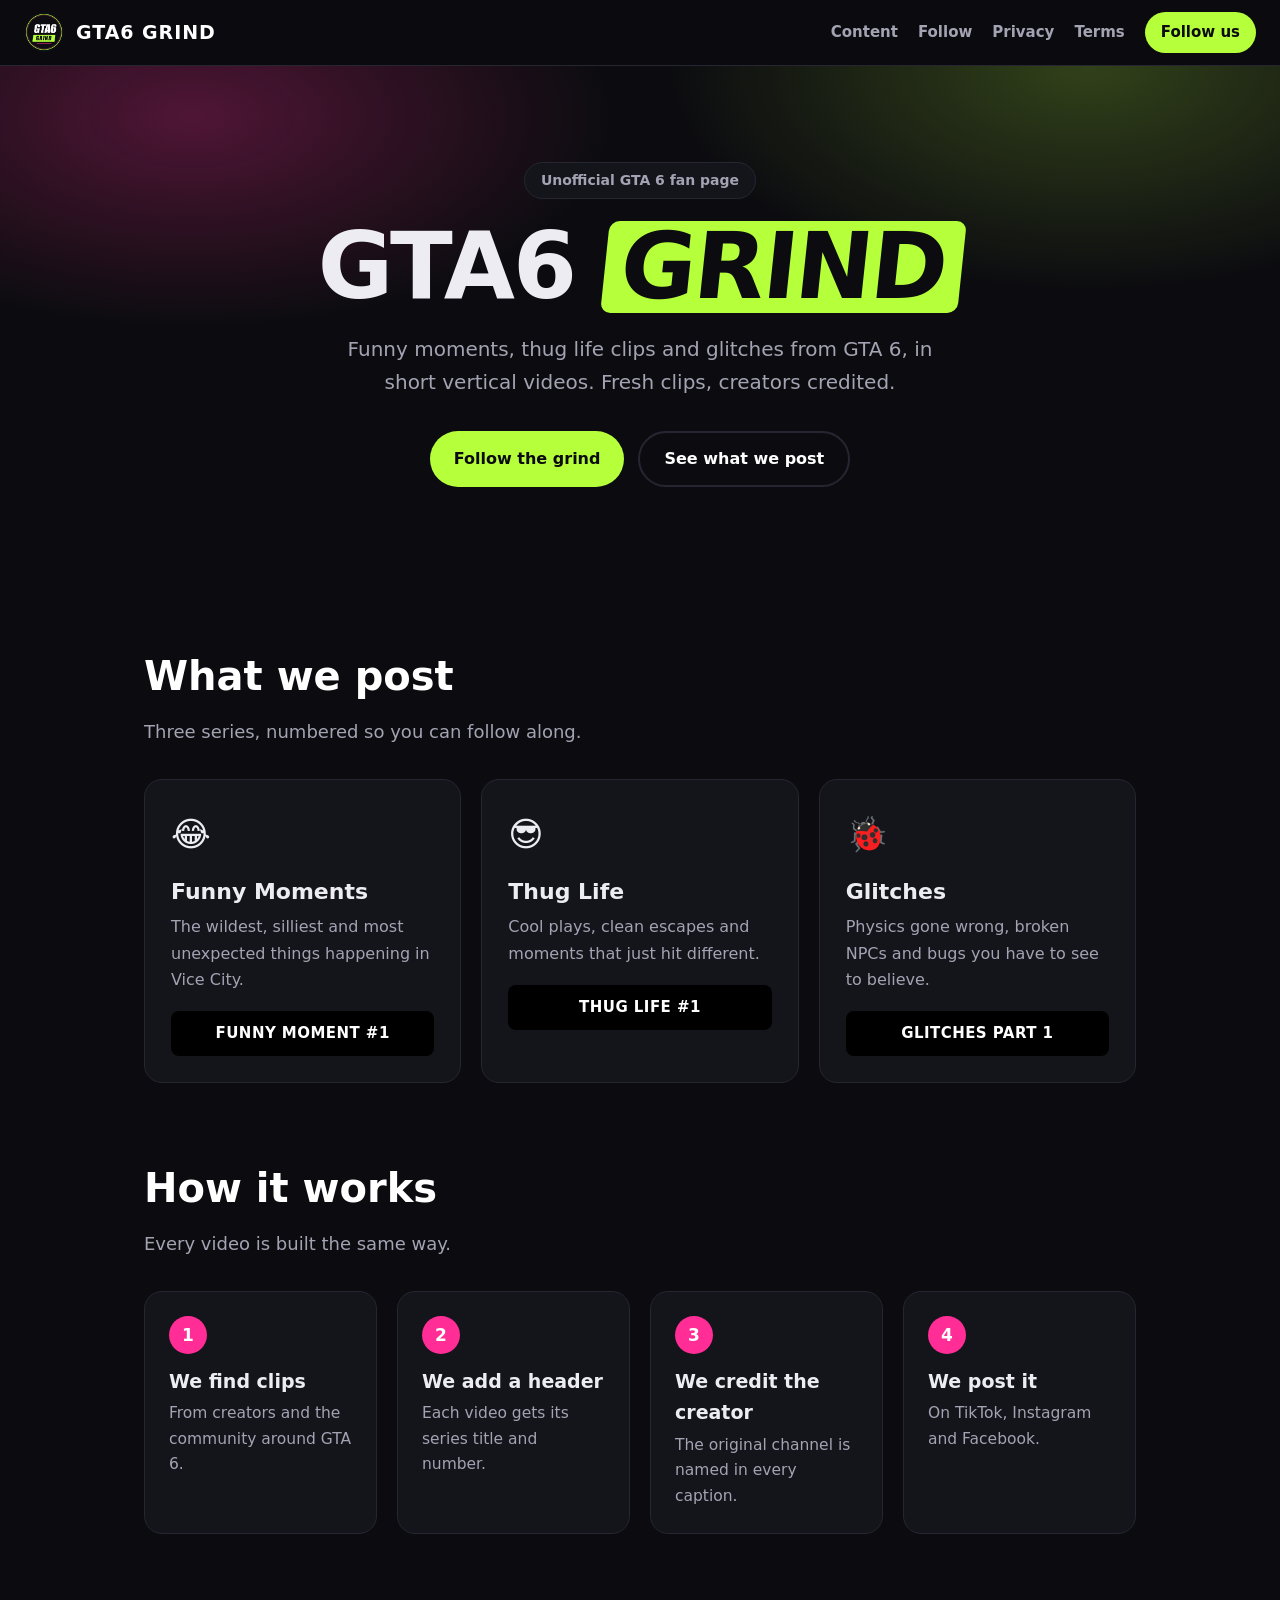
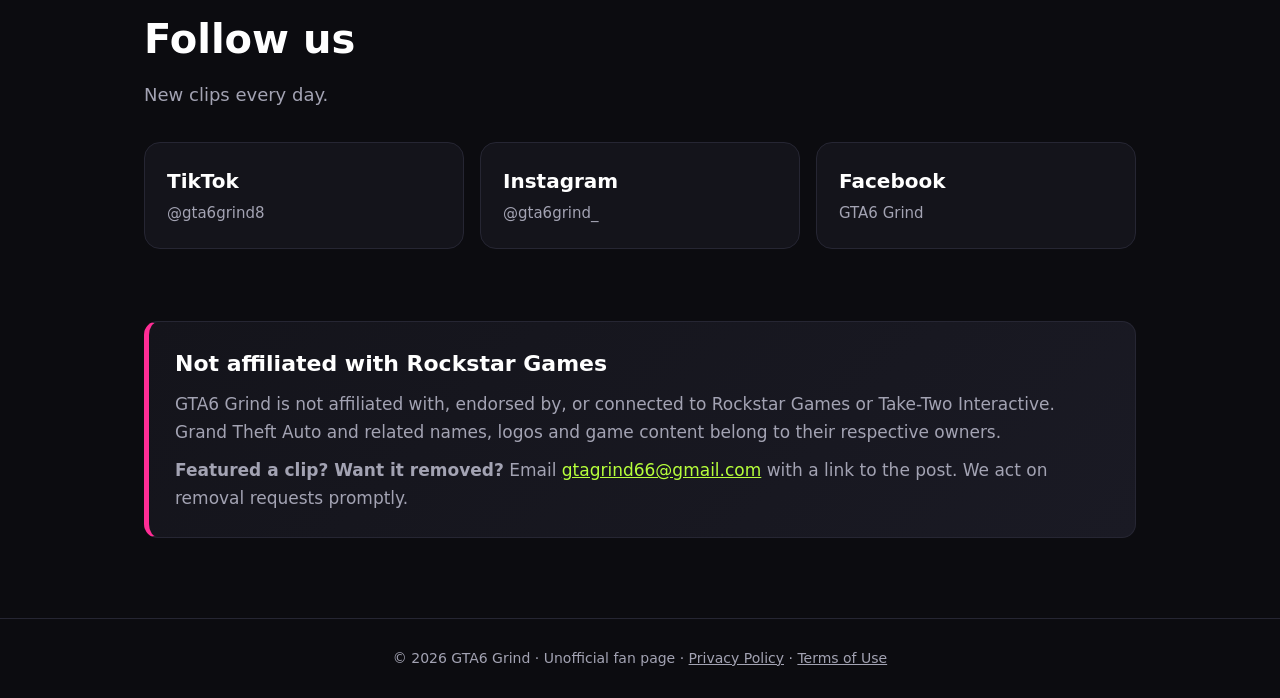
<file: index.html>
<!doctype html>
<html lang="en">
<head>
<meta charset="utf-8">
<meta name="viewport" content="width=device-width,initial-scale=1">
<title>GTA6 Grind: funny moments, thug life &amp; glitches</title>
<meta name="description" content="GTA6 Grind is an unofficial fan page sharing funny moments, thug life clips and glitches from GTA 6, with credit to the creators.">
<meta property="og:title" content="GTA6 Grind">
<meta property="og:description" content="Funny moments, thug life clips and glitches from GTA 6.">
<meta property="og:image" content="logo.png">
<link rel="icon" href="logo.png">
<link rel="stylesheet" href="style.css">
</head>
<body>
<header>
  <img src="logo.png" alt="GTA6 Grind logo">
  <a class="brand" href="index.html">GTA6 GRIND</a>
  <nav>
    <a href="#categories">Content</a>
    <a href="#follow">Follow</a>
    <a href="privacy.html">Privacy</a>
    <a href="terms.html">Terms</a>
    <a class="cta" href="#follow">Follow us</a>
  </nav>
</header>

<section class="hero">
  <span class="eyebrow">Unofficial GTA 6 fan page</span>
  <h1>GTA6 <span>Grind</span></h1>
  <p class="lead">Funny moments, thug life clips and glitches from GTA 6, in short vertical videos. Fresh clips, creators credited.</p>
  <div class="actions">
    <a class="btn primary" href="#follow">Follow the grind</a>
    <a class="btn ghost" href="#categories">See what we post</a>
  </div>
</section>

<section class="section" id="categories">
  <h2 class="title">What we post</h2>
  <p class="sub">Three series, numbered so you can follow along.</p>
  <div class="cards">
    <div class="cat">
      <div class="emoji">😂</div>
      <h3>Funny Moments</h3>
      <p>The wildest, silliest and most unexpected things happening in Vice City.</p>
      <div class="bar">Funny Moment #1</div>
    </div>
    <div class="cat">
      <div class="emoji">😎</div>
      <h3>Thug Life</h3>
      <p>Cool plays, clean escapes and moments that just hit different.</p>
      <div class="bar">Thug Life #1</div>
    </div>
    <div class="cat">
      <div class="emoji">🐞</div>
      <h3>Glitches</h3>
      <p>Physics gone wrong, broken NPCs and bugs you have to see to believe.</p>
      <div class="bar">Glitches Part 1</div>
    </div>
  </div>
</section>

<section class="section">
  <h2 class="title">How it works</h2>
  <p class="sub">Every video is built the same way.</p>
  <div class="steps">
    <div class="step"><h3>We find clips</h3><p>From creators and the community around GTA 6.</p></div>
    <div class="step"><h3>We add a header</h3><p>Each video gets its series title and number.</p></div>
    <div class="step"><h3>We credit the creator</h3><p>The original channel is named in every caption.</p></div>
    <div class="step"><h3>We post it</h3><p>On TikTok, Instagram and Facebook.</p></div>
  </div>
</section>

<section class="section" id="follow">
  <h2 class="title">Follow us</h2>
  <p class="sub">New clips every day.</p>
  <div class="follow">
    <a href="https://www.tiktok.com/@gta6grind8"><strong>TikTok</strong><span>@gta6grind8</span></a>
    <a href="https://www.instagram.com/gta6grind_/"><strong>Instagram</strong><span>@gta6grind_</span></a>
    <a href="https://www.facebook.com/profile.php?id=61596785907584"><strong>Facebook</strong><span>GTA6 Grind</span></a>
  </div>
</section>

<section class="section">
  <div class="notice">
    <h2>Not affiliated with Rockstar Games</h2>
    <p>GTA6 Grind is not affiliated with, endorsed by, or connected to Rockstar Games or Take-Two Interactive. Grand Theft Auto and related names, logos and game content belong to their respective owners.</p>
    <p><strong>Featured a clip? Want it removed?</strong> Email <a href="mailto:gtagrind66@gmail.com">gtagrind66@gmail.com</a> with a link to the post. We act on removal requests promptly.</p>
  </div>
</section>

<footer>
  &copy; 2026 GTA6 Grind &middot; Unofficial fan page &middot; <a href="privacy.html">Privacy Policy</a> &middot; <a href="terms.html">Terms of Use</a>
</footer>
</body>
</html>
</file>
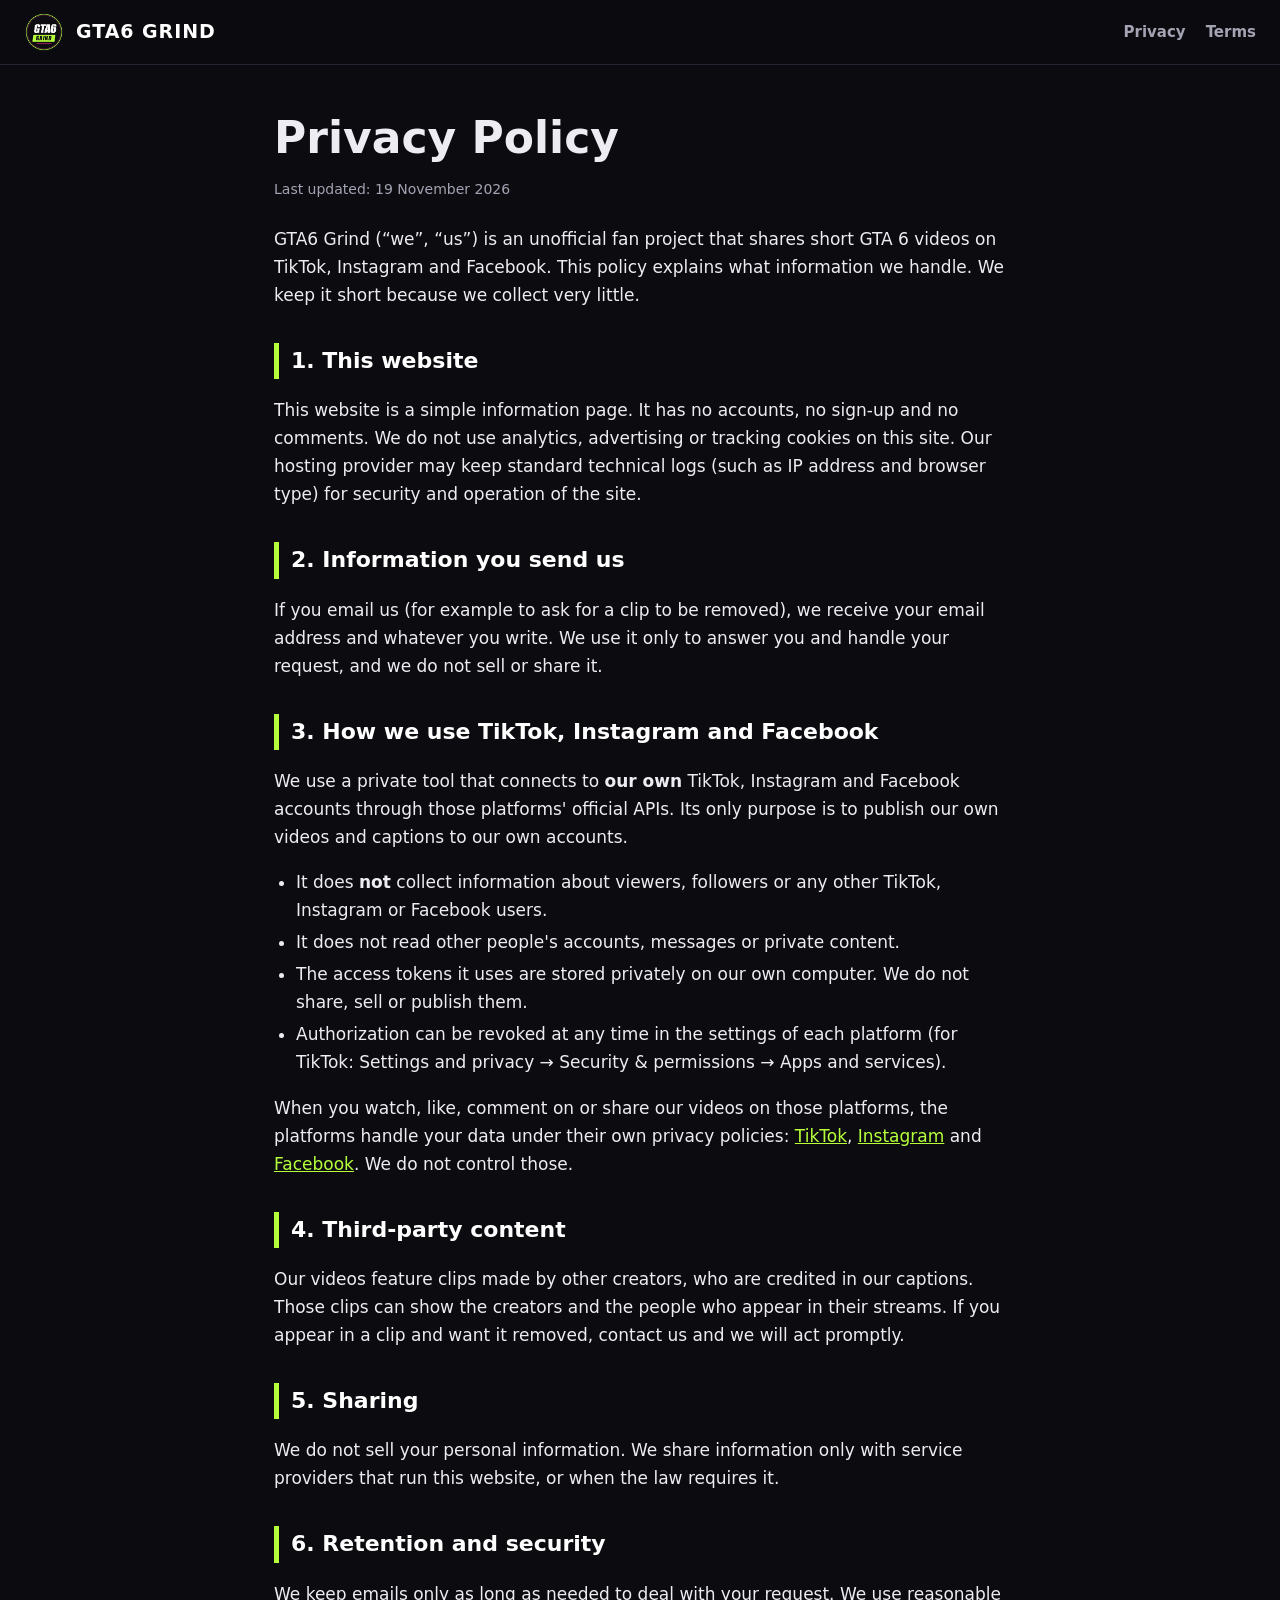
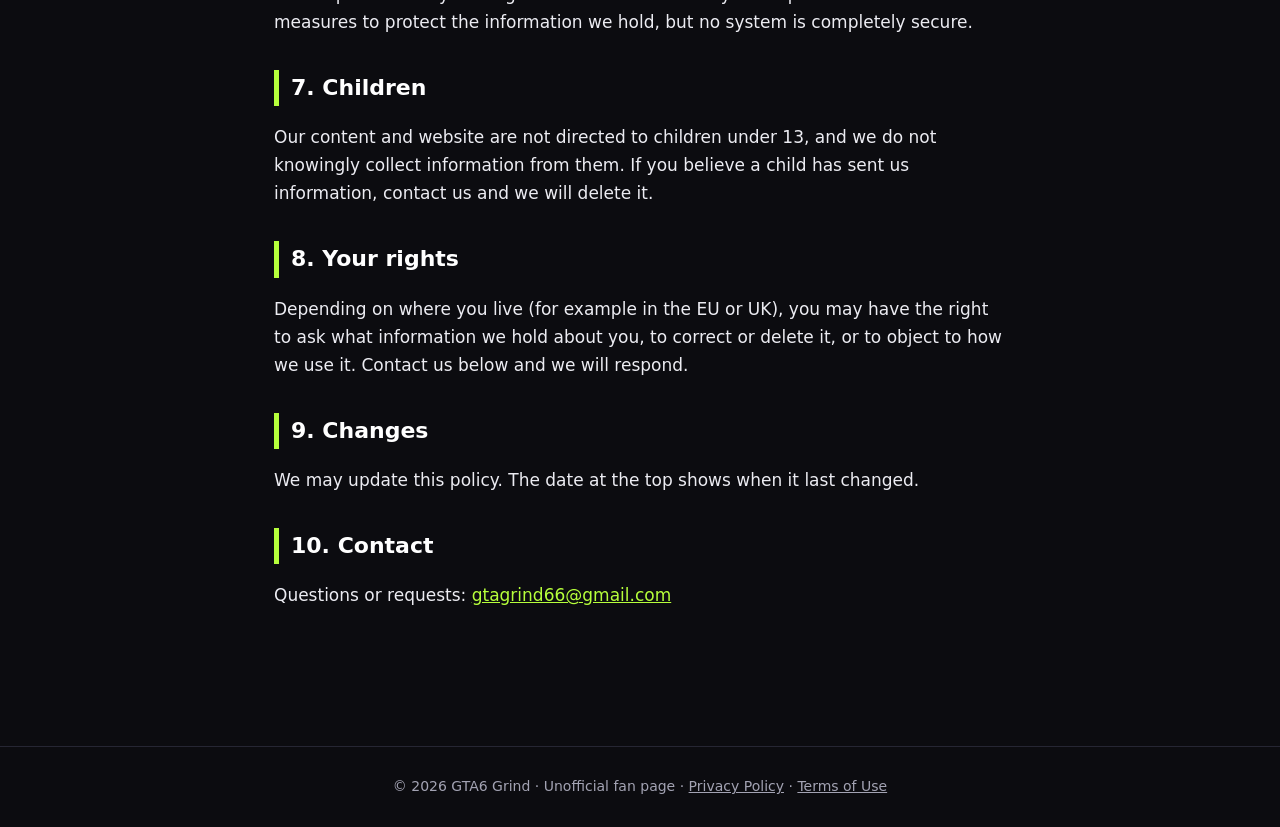
<file: privacy.html>
<!doctype html>
<html lang="en">
<head>
<meta charset="utf-8">
<meta name="viewport" content="width=device-width,initial-scale=1">
<title>Privacy Policy | GTA6 Grind</title>
<meta name="robots" content="index,follow">
<link rel="icon" href="logo.png">
<link rel="stylesheet" href="style.css">
</head>
<body>
<header>
  <img src="logo.png" alt="GTA6 Grind logo">
  <a class="brand" href="index.html">GTA6 GRIND</a>
  <nav><a href="privacy.html">Privacy</a><a href="terms.html">Terms</a></nav>
</header>
<main>
  <h1>Privacy Policy</h1>
  <p class="updated">Last updated: 19 November 2026</p>

  <p>GTA6 Grind (&ldquo;we&rdquo;, &ldquo;us&rdquo;) is an unofficial fan project that shares short GTA 6 videos on TikTok, Instagram and Facebook. This policy explains what information we handle. We keep it short because we collect very little.</p>

  <h2>1. This website</h2>
  <p>This website is a simple information page. It has no accounts, no sign-up and no comments. We do not use analytics, advertising or tracking cookies on this site. Our hosting provider may keep standard technical logs (such as IP address and browser type) for security and operation of the site.</p>

  <h2>2. Information you send us</h2>
  <p>If you email us (for example to ask for a clip to be removed), we receive your email address and whatever you write. We use it only to answer you and handle your request, and we do not sell or share it.</p>

  <h2>3. How we use TikTok, Instagram and Facebook</h2>
  <p>We use a private tool that connects to <strong>our own</strong> TikTok, Instagram and Facebook accounts through those platforms' official APIs. Its only purpose is to publish our own videos and captions to our own accounts.</p>
  <ul>
    <li>It does <strong>not</strong> collect information about viewers, followers or any other TikTok, Instagram or Facebook users.</li>
    <li>It does not read other people's accounts, messages or private content.</li>
    <li>The access tokens it uses are stored privately on our own computer. We do not share, sell or publish them.</li>
    <li>Authorization can be revoked at any time in the settings of each platform (for TikTok: Settings and privacy &rarr; Security &amp; permissions &rarr; Apps and services).</li>
  </ul>
  <p>When you watch, like, comment on or share our videos on those platforms, the platforms handle your data under their own privacy policies: <a href="https://www.tiktok.com/legal/page/global/privacy-policy/en">TikTok</a>, <a href="https://privacycenter.instagram.com/policy">Instagram</a> and <a href="https://www.facebook.com/privacy/policy/">Facebook</a>. We do not control those.</p>

  <h2>4. Third-party content</h2>
  <p>Our videos feature clips made by other creators, who are credited in our captions. Those clips can show the creators and the people who appear in their streams. If you appear in a clip and want it removed, contact us and we will act promptly.</p>

  <h2>5. Sharing</h2>
  <p>We do not sell your personal information. We share information only with service providers that run this website, or when the law requires it.</p>

  <h2>6. Retention and security</h2>
  <p>We keep emails only as long as needed to deal with your request. We use reasonable measures to protect the information we hold, but no system is completely secure.</p>

  <h2>7. Children</h2>
  <p>Our content and website are not directed to children under 13, and we do not knowingly collect information from them. If you believe a child has sent us information, contact us and we will delete it.</p>

  <h2>8. Your rights</h2>
  <p>Depending on where you live (for example in the EU or UK), you may have the right to ask what information we hold about you, to correct or delete it, or to object to how we use it. Contact us below and we will respond.</p>

  <h2>9. Changes</h2>
  <p>We may update this policy. The date at the top shows when it last changed.</p>

  <h2>10. Contact</h2>
  <p>Questions or requests: <a href="mailto:gtagrind66@gmail.com">gtagrind66@gmail.com</a></p>
</main>
<footer>
  &copy; 2026 GTA6 Grind &middot; Unofficial fan page &middot; <a href="privacy.html">Privacy Policy</a> &middot; <a href="terms.html">Terms of Use</a>
</footer>
</body>
</html>
</file>
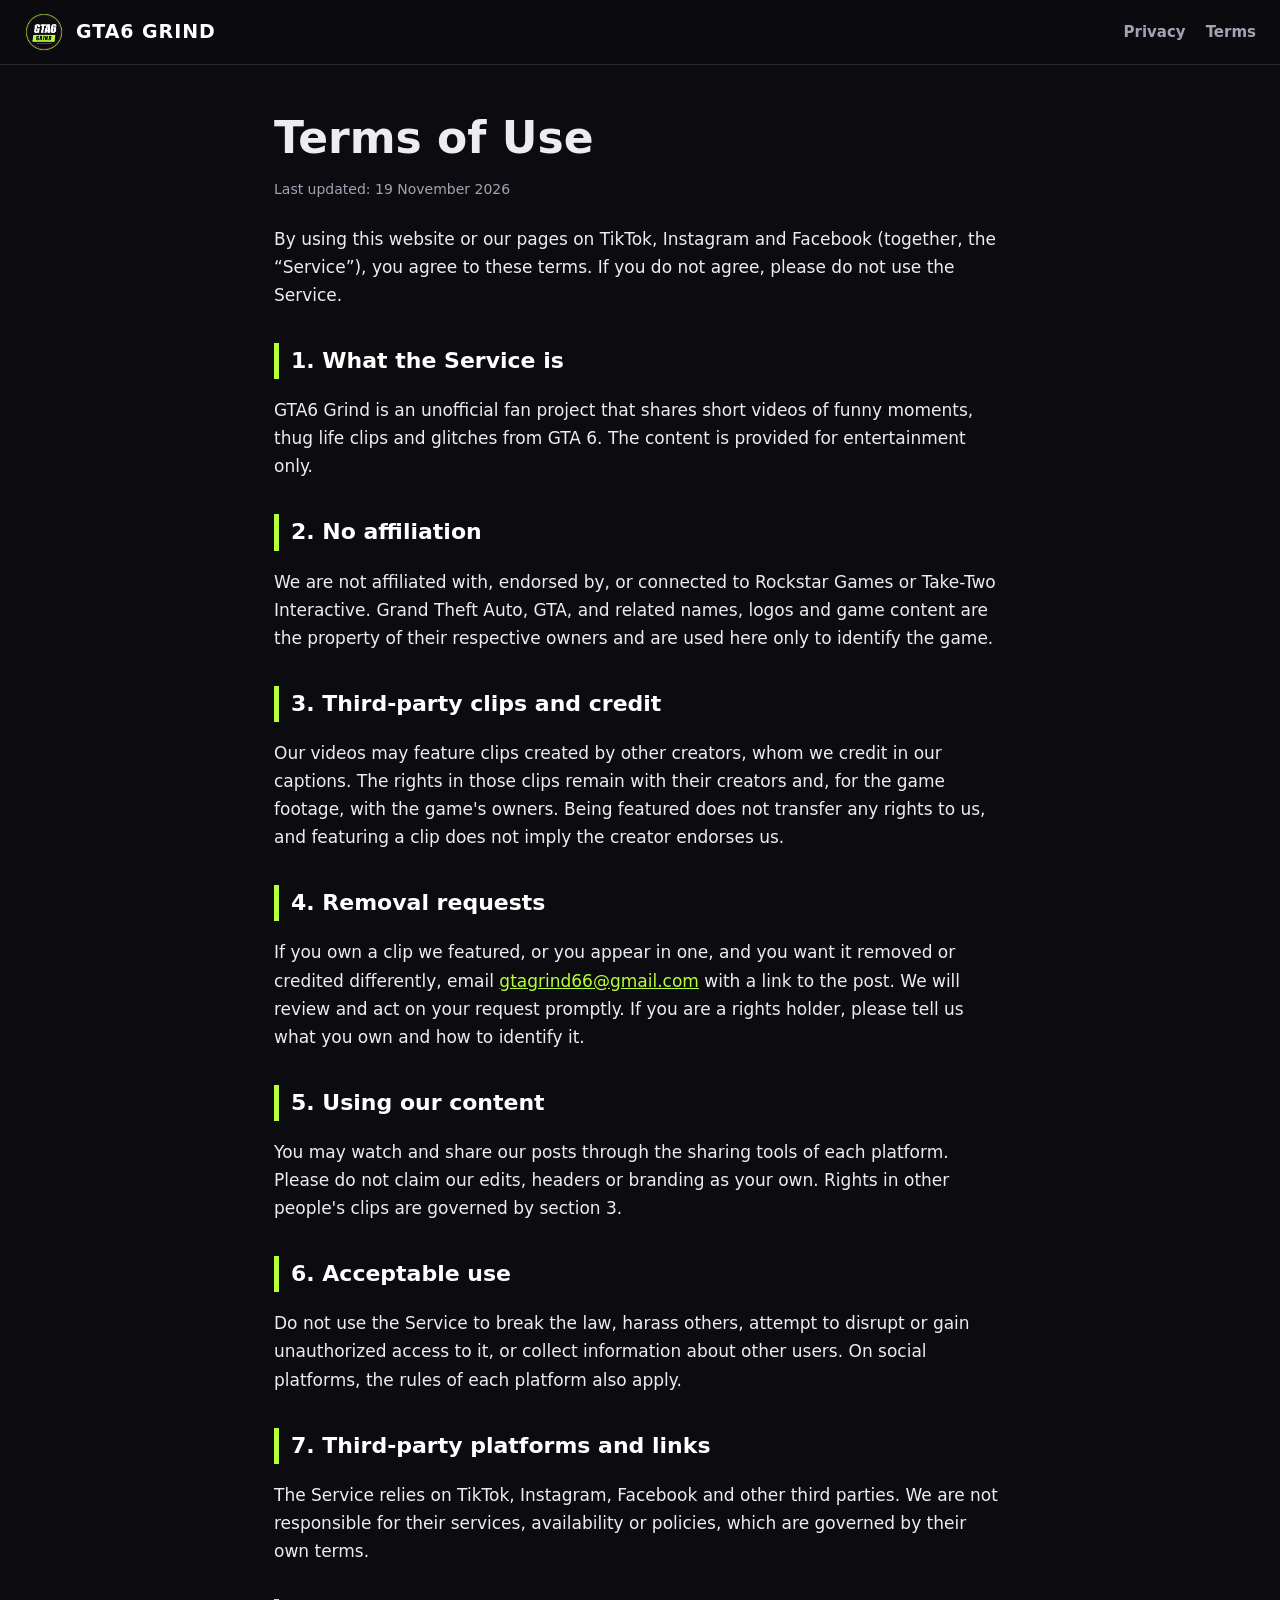
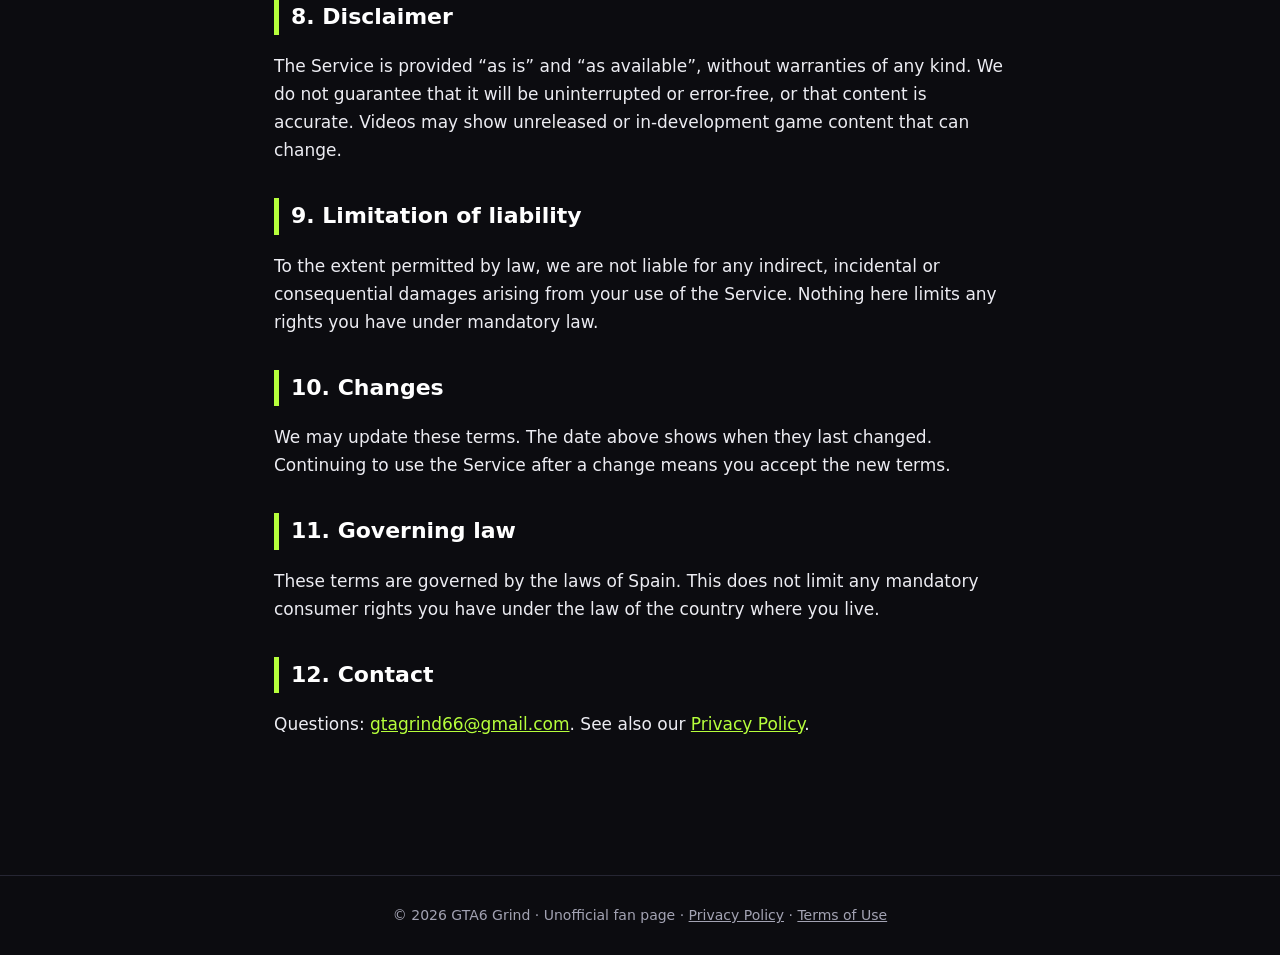
<file: terms.html>
<!doctype html>
<html lang="en">
<head>
<meta charset="utf-8">
<meta name="viewport" content="width=device-width,initial-scale=1">
<title>Terms of Use | GTA6 Grind</title>
<meta name="robots" content="index,follow">
<link rel="icon" href="logo.png">
<link rel="stylesheet" href="style.css">
</head>
<body>
<header>
  <img src="logo.png" alt="GTA6 Grind logo">
  <a class="brand" href="index.html">GTA6 GRIND</a>
  <nav><a href="privacy.html">Privacy</a><a href="terms.html">Terms</a></nav>
</header>
<main>
  <h1>Terms of Use</h1>
  <p class="updated">Last updated: 19 November 2026</p>

  <p>By using this website or our pages on TikTok, Instagram and Facebook (together, the &ldquo;Service&rdquo;), you agree to these terms. If you do not agree, please do not use the Service.</p>

  <h2>1. What the Service is</h2>
  <p>GTA6 Grind is an unofficial fan project that shares short videos of funny moments, thug life clips and glitches from GTA 6. The content is provided for entertainment only.</p>

  <h2>2. No affiliation</h2>
  <p>We are not affiliated with, endorsed by, or connected to Rockstar Games or Take-Two Interactive. Grand Theft Auto, GTA, and related names, logos and game content are the property of their respective owners and are used here only to identify the game.</p>

  <h2>3. Third-party clips and credit</h2>
  <p>Our videos may feature clips created by other creators, whom we credit in our captions. The rights in those clips remain with their creators and, for the game footage, with the game's owners. Being featured does not transfer any rights to us, and featuring a clip does not imply the creator endorses us.</p>

  <h2>4. Removal requests</h2>
  <p>If you own a clip we featured, or you appear in one, and you want it removed or credited differently, email <a href="mailto:gtagrind66@gmail.com">gtagrind66@gmail.com</a> with a link to the post. We will review and act on your request promptly. If you are a rights holder, please tell us what you own and how to identify it.</p>

  <h2>5. Using our content</h2>
  <p>You may watch and share our posts through the sharing tools of each platform. Please do not claim our edits, headers or branding as your own. Rights in other people's clips are governed by section 3.</p>

  <h2>6. Acceptable use</h2>
  <p>Do not use the Service to break the law, harass others, attempt to disrupt or gain unauthorized access to it, or collect information about other users. On social platforms, the rules of each platform also apply.</p>

  <h2>7. Third-party platforms and links</h2>
  <p>The Service relies on TikTok, Instagram, Facebook and other third parties. We are not responsible for their services, availability or policies, which are governed by their own terms.</p>

  <h2>8. Disclaimer</h2>
  <p>The Service is provided &ldquo;as is&rdquo; and &ldquo;as available&rdquo;, without warranties of any kind. We do not guarantee that it will be uninterrupted or error-free, or that content is accurate. Videos may show unreleased or in-development game content that can change.</p>

  <h2>9. Limitation of liability</h2>
  <p>To the extent permitted by law, we are not liable for any indirect, incidental or consequential damages arising from your use of the Service. Nothing here limits any rights you have under mandatory law.</p>

  <h2>10. Changes</h2>
  <p>We may update these terms. The date above shows when they last changed. Continuing to use the Service after a change means you accept the new terms.</p>

  <h2>11. Governing law</h2>
  <p>These terms are governed by the laws of Spain. This does not limit any mandatory consumer rights you have under the law of the country where you live.</p>

  <h2>12. Contact</h2>
  <p>Questions: <a href="mailto:gtagrind66@gmail.com">gtagrind66@gmail.com</a>. See also our <a href="privacy.html">Privacy Policy</a>.</p>
</main>
<footer>
  &copy; 2026 GTA6 Grind &middot; Unofficial fan page &middot; <a href="privacy.html">Privacy Policy</a> &middot; <a href="terms.html">Terms of Use</a>
</footer>
</body>
</html>
</file>
<file: style.css>
:root{--bg:#0c0c10;--panel:#14141b;--panel2:#1a1a24;--line:#262633;--text:#ececf2;--muted:#a3a3b3;--green:#b6ff3b;--pink:#ff2d95}
*{box-sizing:border-box}
html{scroll-behavior:smooth}
body{margin:0;background:var(--bg);color:var(--text);font:17px/1.65 system-ui,-apple-system,"Segoe UI",Roboto,sans-serif;-webkit-font-smoothing:antialiased}
a{color:var(--green)}
img{max-width:100%}

/* header */
header{position:sticky;top:0;z-index:10;display:flex;align-items:center;gap:12px;padding:12px 24px;background:rgba(12,12,16,.85);backdrop-filter:blur(10px);border-bottom:1px solid var(--line)}
header img{width:40px;height:40px;border-radius:50%}
header a.brand{color:#fff;font-weight:900;letter-spacing:.05em;text-decoration:none;font-size:19px}
header nav{margin-left:auto;display:flex;gap:20px;align-items:center;flex-wrap:wrap}
header nav a{color:var(--muted);text-decoration:none;font-size:15px;font-weight:600}
header nav a:hover{color:var(--green)}
header nav a.cta{background:var(--green);color:#0c0c10;padding:8px 16px;border-radius:999px}
header nav a.cta:hover{background:#fff;color:#0c0c10}

/* buttons */
.btn{display:inline-flex;align-items:center;gap:8px;padding:13px 24px;border-radius:999px;font-weight:800;text-decoration:none;font-size:16px;transition:transform .15s,background .15s}
.btn:hover{transform:translateY(-2px)}
.btn.primary{background:var(--green);color:#0c0c10}
.btn.primary:hover{background:#fff}
.btn.ghost{border:2px solid var(--line);color:#fff}
.btn.ghost:hover{border-color:var(--pink);color:var(--pink)}

/* hero */
.hero{position:relative;overflow:hidden;text-align:center;padding:96px 24px 84px;background:
  radial-gradient(600px 300px at 15% 10%,rgba(255,45,149,.28),transparent 70%),
  radial-gradient(600px 320px at 85% 0%,rgba(182,255,59,.22),transparent 70%),var(--bg)}
.hero .eyebrow{display:inline-block;border:1px solid var(--line);background:var(--panel);color:var(--muted);padding:6px 16px;border-radius:999px;font-size:14px;font-weight:600;margin-bottom:22px}
.hero h1{font-size:clamp(46px,9vw,92px);line-height:1;margin:0 0 20px;font-weight:900;letter-spacing:-.02em;text-transform:uppercase}
.hero h1 span{display:inline-block;background:var(--green);color:#0c0c10;padding:0 16px;border-radius:10px;transform:skew(-6deg)}
.hero p.lead{max-width:640px;margin:0 auto 32px;color:var(--muted);font-size:20px}
.hero .actions{display:flex;gap:14px;justify-content:center;flex-wrap:wrap}

/* sections */
.section{max-width:1040px;margin:0 auto;padding:72px 24px 0}
.section h2.title{font-size:clamp(28px,4vw,40px);margin:0 0 8px;font-weight:900;border:0;padding:0;color:#fff}
.section p.sub{color:var(--muted);margin:0 0 32px;font-size:18px}

.cards{display:grid;grid-template-columns:repeat(auto-fit,minmax(260px,1fr));gap:20px}
.cat{background:var(--panel);border:1px solid var(--line);border-radius:18px;padding:26px;transition:transform .2s,border-color .2s}
.cat:hover{transform:translateY(-4px);border-color:var(--green)}
.cat .emoji{font-size:34px}
.cat h3{margin:12px 0 4px;font-size:22px}
.cat p{margin:0;color:var(--muted);font-size:16px}
.cat .bar{margin-top:18px;background:#000;color:#fff;font-weight:900;text-align:center;padding:10px;border-radius:8px;font-size:15px;letter-spacing:.03em;text-transform:uppercase}

.steps{display:grid;grid-template-columns:repeat(auto-fit,minmax(220px,1fr));gap:20px;counter-reset:s}
.step{background:var(--panel);border:1px solid var(--line);border-radius:18px;padding:24px}
.step::before{counter-increment:s;content:counter(s);display:grid;place-items:center;width:38px;height:38px;border-radius:50%;background:var(--pink);color:#fff;font-weight:900;margin-bottom:12px}
.step h3{margin:0 0 4px;font-size:19px}
.step p{margin:0;color:var(--muted);font-size:15.5px}

.follow{display:grid;grid-template-columns:repeat(auto-fit,minmax(220px,1fr));gap:16px}
.follow a{display:block;background:var(--panel);border:1px solid var(--line);border-radius:16px;padding:22px;text-decoration:none;color:#fff;transition:border-color .2s,transform .2s}
.follow a:hover{border-color:var(--pink);transform:translateY(-3px)}
.follow strong{display:block;font-size:20px}
.follow span{color:var(--muted);font-size:15px}

.notice{background:linear-gradient(135deg,var(--panel),var(--panel2));border:1px solid var(--line);border-left:5px solid var(--pink);border-radius:14px;padding:24px 26px}
.notice h2{margin:0 0 8px;font-size:22px;border:0;padding:0;color:#fff}
.notice p{margin:0 0 10px;color:var(--muted)}
.notice p:last-child{margin:0}

/* text pages (privacy / terms) */
main{max-width:780px;margin:0 auto;padding:48px 24px 40px}
main h1{font-size:clamp(32px,5vw,44px);line-height:1.15;margin:0 0 6px;font-weight:900}
main h2{font-size:22px;margin:34px 0 8px;color:#fff;border-left:5px solid var(--green);padding-left:12px}
.updated{color:var(--muted);font-size:14px;margin-bottom:24px}
ul{padding-left:22px}
li{margin:4px 0}

footer{margin-top:80px;border-top:1px solid var(--line);padding:28px 24px;color:var(--muted);font-size:14px;text-align:center}
footer a{color:var(--muted)}
footer a:hover{color:var(--green)}

@media(max-width:560px){header{padding:10px 16px}header nav{gap:12px}header nav a:not(.cta){display:none}.hero{padding:64px 20px 56px}}
</file>
